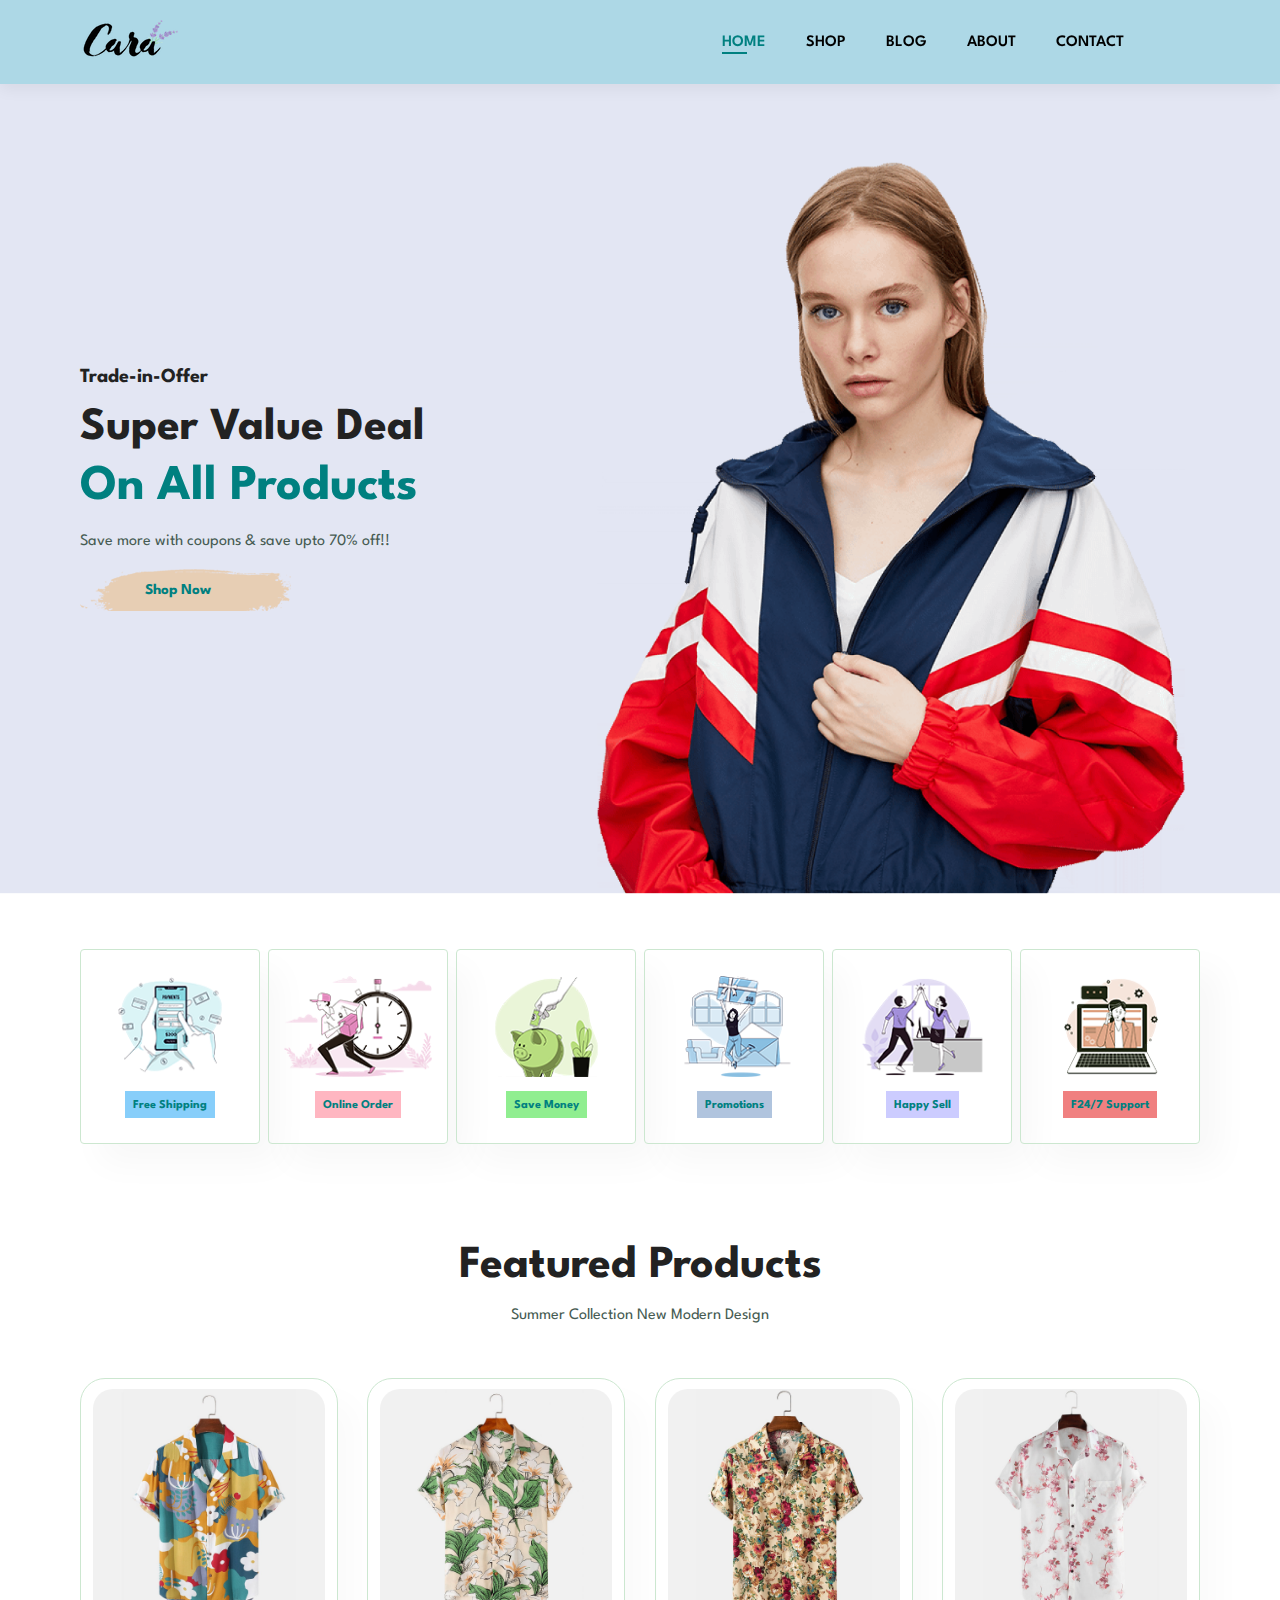
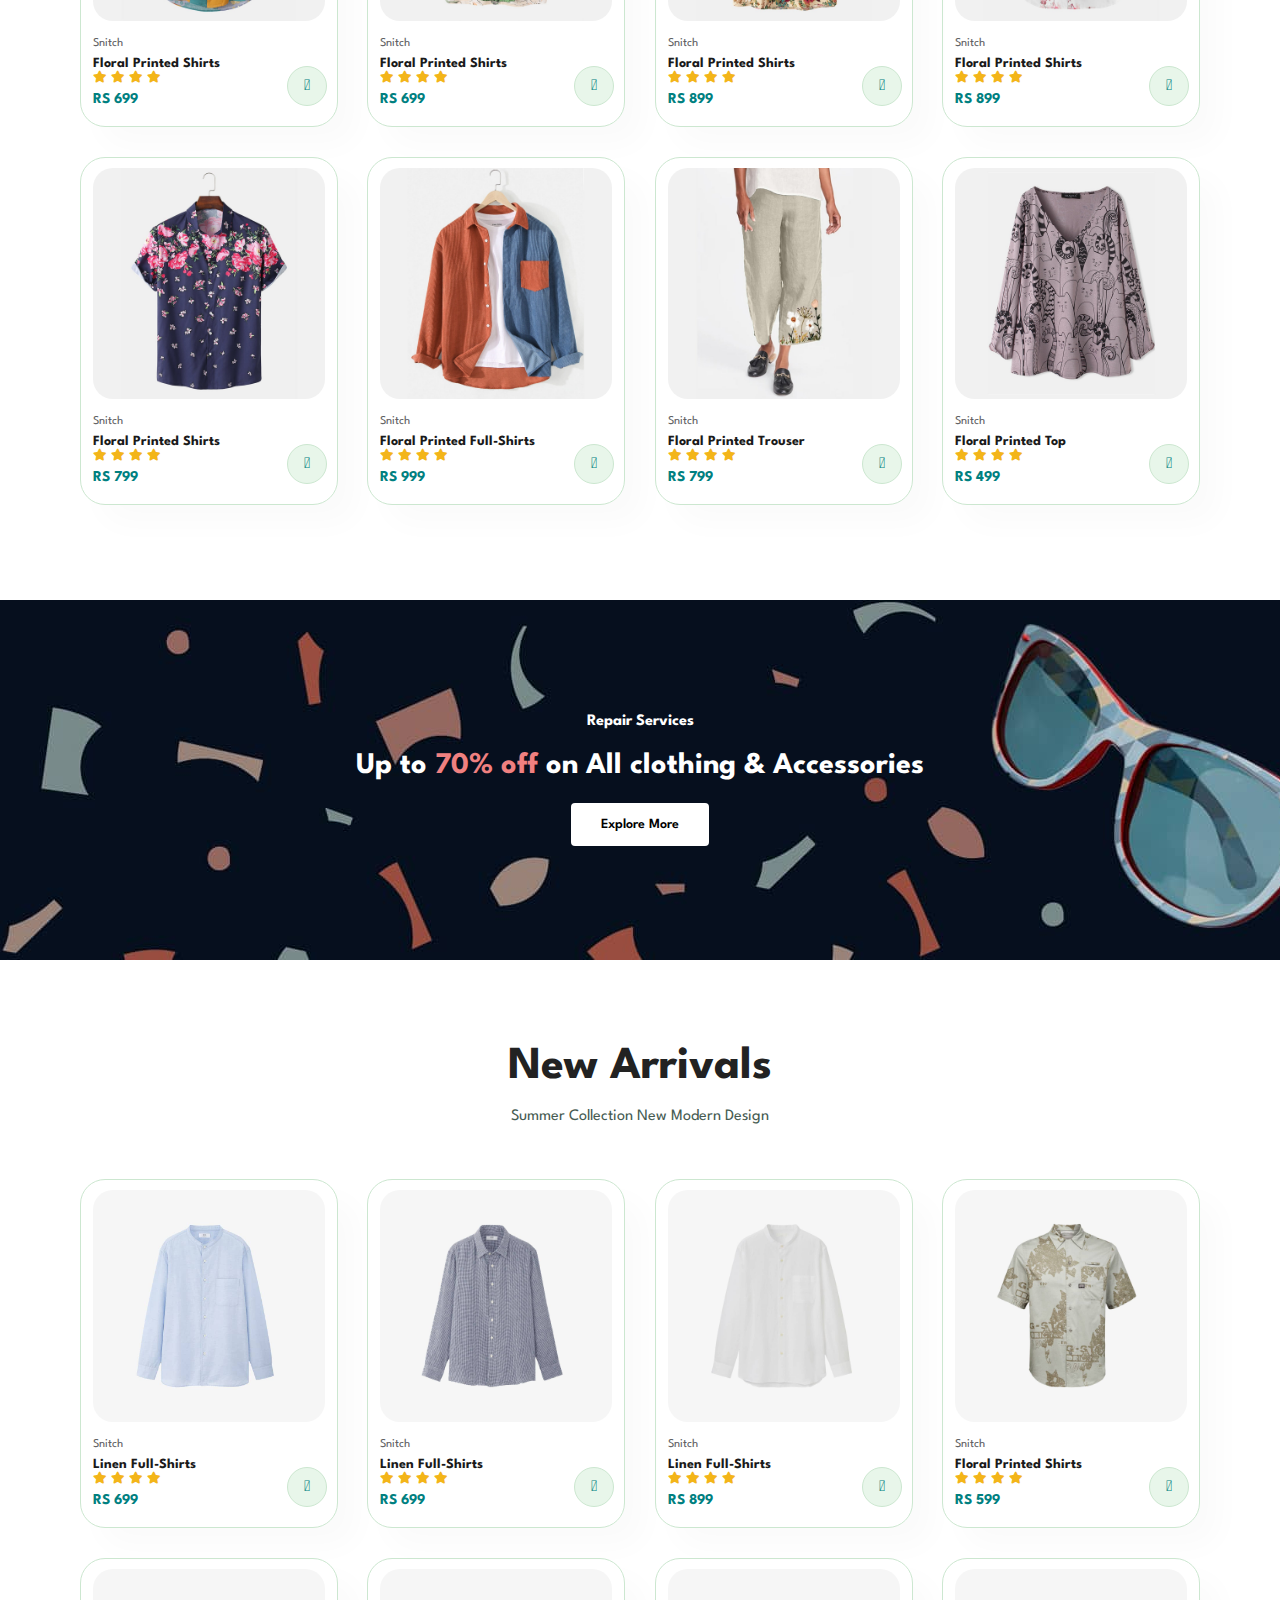
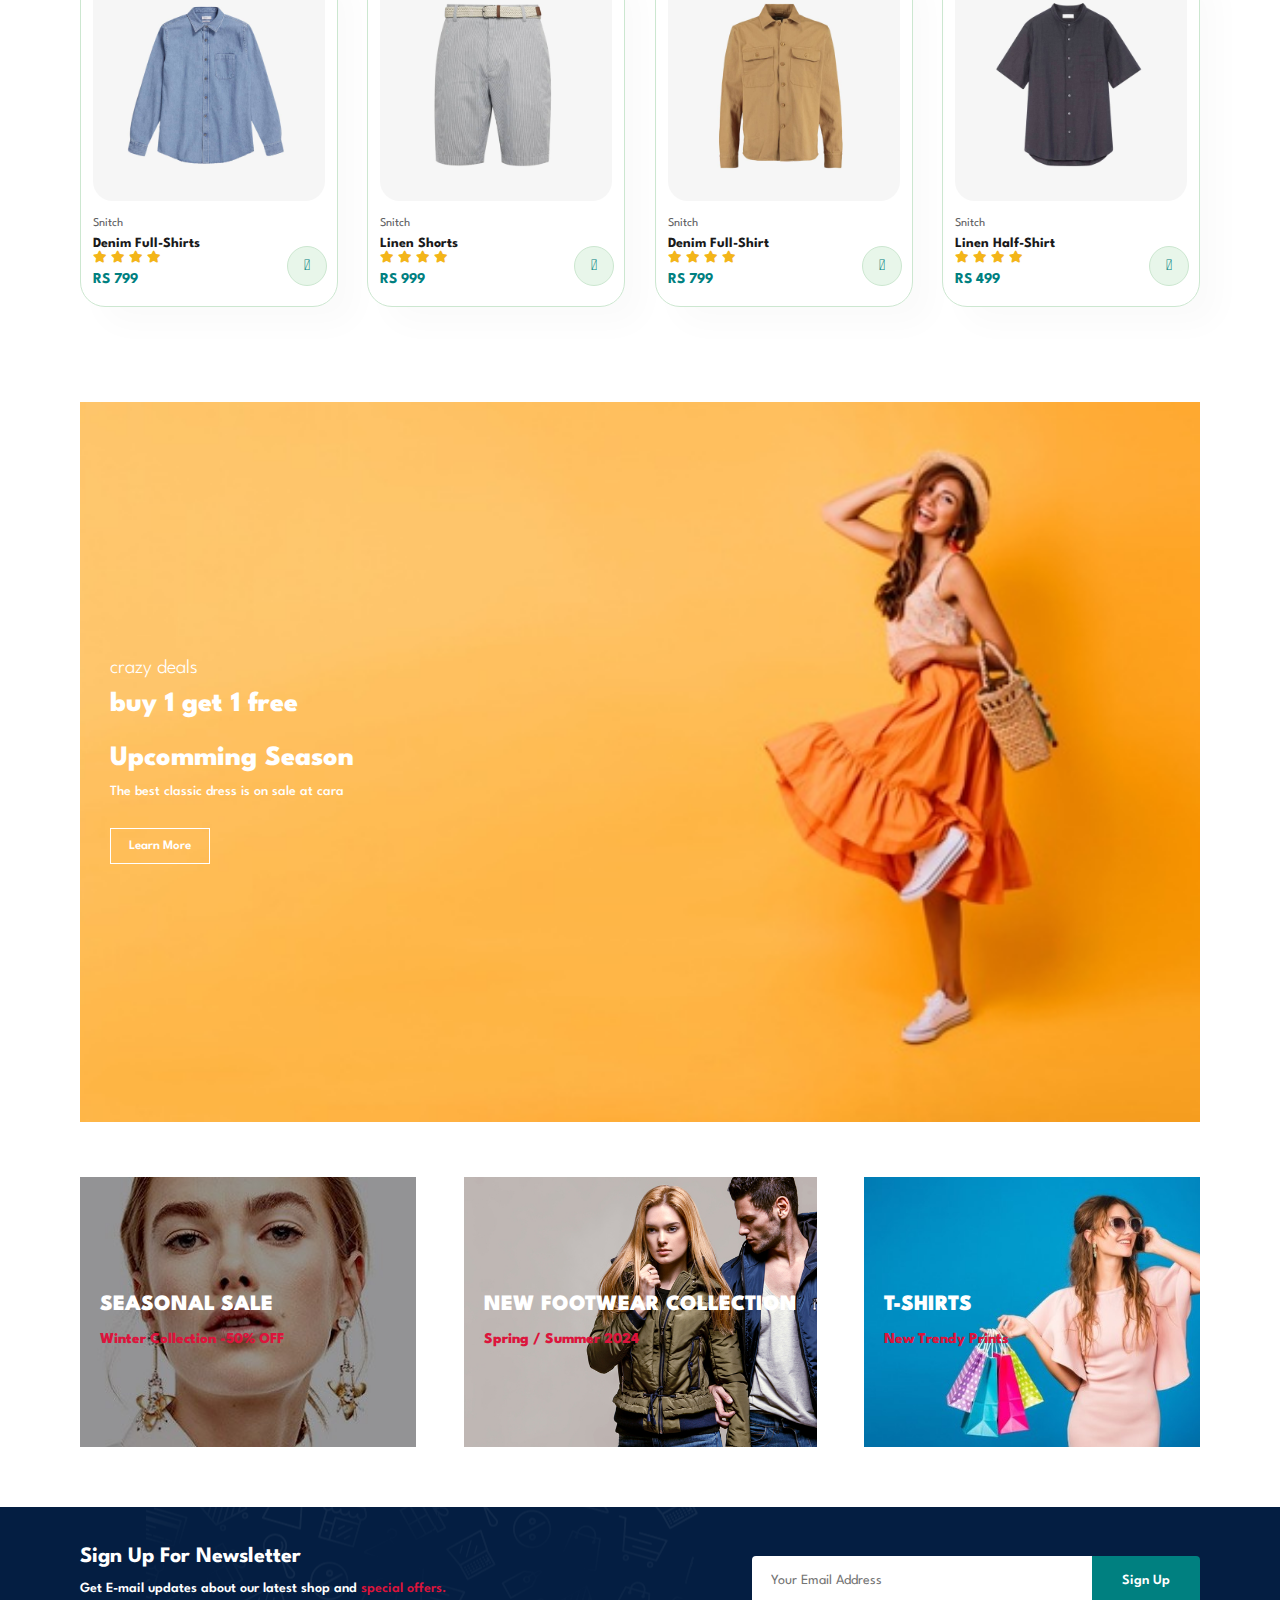
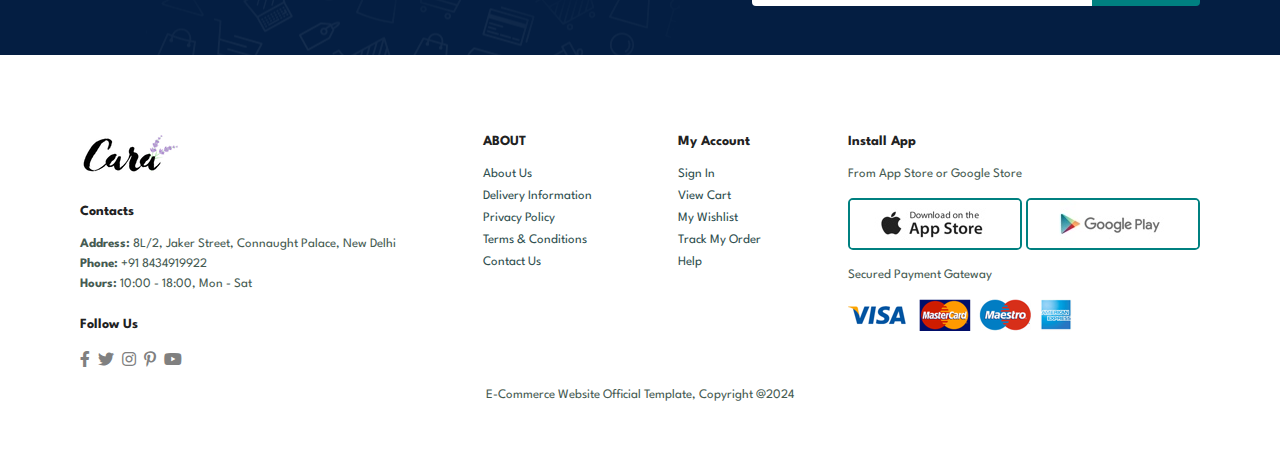
<file: E-Commerce 1/index.html>
<!DOCTYPE html>
<html lang="en">
  <head>
    <meta charset="UTF-8" />
    <meta http-equiv="X-UA-Compatible" content="IE=edge" />
    <meta name="viewport" content="width=device-width, initial-scale=1.0" />
    <title>E-Commerce Website</title>
    <link rel="icon" type="image/x-icon" href="img/about/f1.jpg">
    <link
      rel="stylesheet"
      href="https://pro.fontawesome.com/releases/v5.10.0/css/all.css"
    />
    <link rel="stylesheet" href="style.css" />
  </head>

  <body>
    <section id="header">
      <a href="#"><img src="img/logo.png" class="logo" alt="" /></a>

      <div>
        <ul id="navbar">
          <li><a class="active" href="index.html">HOME</a></li>
          <li><a href="shop.html">SHOP</a></li>
          <li><a href="blog.html">BLOG</a></li>
          <li><a href="about.html">ABOUT</a></li>
          <li><a href="contact.html">CONTACT</a></li>
          <li id="lg-bag">
            <a href="cart.html"><i class="far fa-shopping-bag"></i></a>
          </li>
          <a href="#" id="close"><i class="far fa-times"></i></a>
        </ul>
      </div>
      <div id="mobile">
        <a href="cart.html"><i class="far fa-shopping-bag"></i></a>
        <i id="bar" class="fas-fa-outdent"></i>
      </div>
    </section>

    <section id="hero">
      <h4>Trade-in-Offer</h4>
      <h2>Super Value Deal</h2>
      <h1>On All Products</h1>
      <p>Save more with coupons & save upto 70% off!!</p>
      <button>Shop Now</button>
    </section>

    <section id="feature" class="section-p1">
      <div class="fe-box">
        <img src="img/features/f1.png" alt="" />
        <h6>Free Shipping</h6>
      </div>
      <div class="fe-box">
        <img src="img/features/f2.png" alt="" />
        <h6>Online Order</h6>
      </div>
      <div class="fe-box">
        <img src="img/features/f3.png" alt="" />
        <h6>Save Money</h6>
      </div>
      <div class="fe-box">
        <img src="img/features/f4.png" alt="" />
        <h6>Promotions</h6>
      </div>
      <div class="fe-box">
        <img src="img/features/f5.png" alt="" />
        <h6>Happy Sell</h6>
      </div>
      <div class="fe-box">
        <img src="img/features/f6.png" alt="" />
        <h6>F24/7 Support</h6>
      </div>
    </section>

    <section id="product1" class="section-p1">
      <h2>Featured Products</h2>
      <p>Summer Collection New Modern Design</p>
      <div class="pro-container">
        <div class="pro">
          <img src="img/products/f1.jpg" alt="" />
          <div class="des">
            <span>Snitch</span>
            <h5>Floral Printed Shirts</h5>
            <div class="star">
              <i class="fas fa-star"></i>
              <i class="fas fa-star"></i>
              <i class="fas fa-star"></i>
              <i class="fas fa-star"></i>
            </div>
            <h4>RS 699</h4>
          </div>
          <a href="#"><i class="fal fa-shopping-cart cart"></i></a>
        </div>

        <div class="pro">
          <img src="img/products/f2.jpg" alt="" />
          <div class="des">
            <span>Snitch</span>
            <h5>Floral Printed Shirts</h5>
            <div class="star">
              <i class="fas fa-star"></i>
              <i class="fas fa-star"></i>
              <i class="fas fa-star"></i>
              <i class="fas fa-star"></i>
            </div>
            <h4>RS 699</h4>
          </div>
          <a href="#"><i class="fal fa-shopping-cart cart"></i></a>
        </div>

        <div class="pro">
          <img src="img/products/f3.jpg" alt="" />
          <div class="des">
            <span>Snitch</span>
            <h5>Floral Printed Shirts</h5>
            <div class="star">
              <i class="fas fa-star"></i>
              <i class="fas fa-star"></i>
              <i class="fas fa-star"></i>
              <i class="fas fa-star"></i>
            </div>
            <h4>RS 899</h4>
          </div>
          <a href="#"><i class="fal fa-shopping-cart cart"></i></a>
        </div>

        <div class="pro">
          <img src="img/products/f4.jpg" alt="" />
          <div class="des">
            <span>Snitch</span>
            <h5>Floral Printed Shirts</h5>
            <div class="star">
              <i class="fas fa-star"></i>
              <i class="fas fa-star"></i>
              <i class="fas fa-star"></i>
              <i class="fas fa-star"></i>
            </div>
            <h4>RS 899</h4>
          </div>
          <a href="#"><i class="fal fa-shopping-cart cart"></i></a>
        </div>

        <div class="pro">
          <img src="img/products/f5.jpg" alt="" />
          <div class="des">
            <span>Snitch</span>
            <h5>Floral Printed Shirts</h5>
            <div class="star">
              <i class="fas fa-star"></i>
              <i class="fas fa-star"></i>
              <i class="fas fa-star"></i>
              <i class="fas fa-star"></i>
            </div>
            <h4>RS 799</h4>
          </div>
          <a href="#"><i class="fal fa-shopping-cart cart"></i></a>
        </div>

        <div class="pro">
          <img src="img/products/f6.jpg" alt="" />
          <div class="des">
            <span>Snitch</span>
            <h5>Floral Printed Full-Shirts</h5>
            <div class="star">
              <i class="fas fa-star"></i>
              <i class="fas fa-star"></i>
              <i class="fas fa-star"></i>
              <i class="fas fa-star"></i>
            </div>
            <h4>RS 999</h4>
          </div>
          <a href="#"><i class="fal fa-shopping-cart cart"></i></a>
        </div>

        <div class="pro">
          <img src="img/products/f7.jpg" alt="" />
          <div class="des">
            <span>Snitch</span>
            <h5>Floral Printed Trouser</h5>
            <div class="star">
              <i class="fas fa-star"></i>
              <i class="fas fa-star"></i>
              <i class="fas fa-star"></i>
              <i class="fas fa-star"></i>
            </div>
            <h4>RS 799</h4>
          </div>
          <a href="#"><i class="fal fa-shopping-cart cart"></i></a>
        </div>

        <div class="pro">
          <img src="img/products/f8.jpg" alt="" />
          <div class="des">
            <span>Snitch</span>
            <h5>Floral Printed Top</h5>
            <div class="star">
              <i class="fas fa-star"></i>
              <i class="fas fa-star"></i>
              <i class="fas fa-star"></i>
              <i class="fas fa-star"></i>
            </div>
            <h4>RS 499</h4>
          </div>
          <a href="#"><i class="fal fa-shopping-cart cart"></i></a>
        </div>
      </div>
    </section>

    <section id="banner" class="section-m1">
      <h4>Repair Services</h4>
      <h2>Up to <span>70% off</span> on All clothing & Accessories</h2>
      <button class="normal">Explore More</button>
    </section>

    <section id="product1" class="section-p1">
      <h2>New Arrivals</h2>
      <p>Summer Collection New Modern Design</p>
      <div class="pro-container">
        <div class="pro">
          <img src="img/products/n1.jpg" alt="" />
          <div class="des">
            <span>Snitch</span>
            <h5>Linen Full-Shirts</h5>
            <div class="star">
              <i class="fas fa-star"></i>
              <i class="fas fa-star"></i>
              <i class="fas fa-star"></i>
              <i class="fas fa-star"></i>
            </div>
            <h4>RS 699</h4>
          </div>
          <a href="#"><i class="fal fa-shopping-cart cart"></i></a>
        </div>

        <div class="pro">
          <img src="img/products/n2.jpg" alt="" />
          <div class="des">
            <span>Snitch</span>
            <h5>Linen Full-Shirts</h5>
            <div class="star">
              <i class="fas fa-star"></i>
              <i class="fas fa-star"></i>
              <i class="fas fa-star"></i>
              <i class="fas fa-star"></i>
            </div>
            <h4>RS 699</h4>
          </div>
          <a href="#"><i class="fal fa-shopping-cart cart"></i></a>
        </div>

        <div class="pro">
          <img src="img/products/n3.jpg" alt="" />
          <div class="des">
            <span>Snitch</span>
            <h5>Linen Full-Shirts</h5>
            <div class="star">
              <i class="fas fa-star"></i>
              <i class="fas fa-star"></i>
              <i class="fas fa-star"></i>
              <i class="fas fa-star"></i>
            </div>
            <h4>RS 899</h4>
          </div>
          <a href="#"><i class="fal fa-shopping-cart cart"></i></a>
        </div>

        <div class="pro">
          <img src="img/products/n4.jpg" alt="" />
          <div class="des">
            <span>Snitch</span>
            <h5>Floral Printed Shirts</h5>
            <div class="star">
              <i class="fas fa-star"></i>
              <i class="fas fa-star"></i>
              <i class="fas fa-star"></i>
              <i class="fas fa-star"></i>
            </div>
            <h4>RS 599</h4>
          </div>
          <a href="#"><i class="fal fa-shopping-cart cart"></i></a>
        </div>

        <div class="pro">
          <img src="img/products/n5.jpg" alt="" />
          <div class="des">
            <span>Snitch</span>
            <h5>Denim Full-Shirts</h5>
            <div class="star">
              <i class="fas fa-star"></i>
              <i class="fas fa-star"></i>
              <i class="fas fa-star"></i>
              <i class="fas fa-star"></i>
            </div>
            <h4>RS 799</h4>
          </div>
          <a href="#"><i class="fal fa-shopping-cart cart"></i></a>
        </div>

        <div class="pro">
          <img src="img/products/n6.jpg" alt="" />
          <div class="des">
            <span>Snitch</span>
            <h5>Linen Shorts</h5>
            <div class="star">
              <i class="fas fa-star"></i>
              <i class="fas fa-star"></i>
              <i class="fas fa-star"></i>
              <i class="fas fa-star"></i>
            </div>
            <h4>RS 999</h4>
          </div>
          <a href="#"><i class="fal fa-shopping-cart cart"></i></a>
        </div>

        <div class="pro">
          <img src="img/products/n7.jpg" alt="" />
          <div class="des">
            <span>Snitch</span>
            <h5>Denim Full-Shirt</h5>
            <div class="star">
              <i class="fas fa-star"></i>
              <i class="fas fa-star"></i>
              <i class="fas fa-star"></i>
              <i class="fas fa-star"></i>
            </div>
            <h4>RS 799</h4>
          </div>
          <a href="#"><i class="fal fa-shopping-cart cart"></i></a>
        </div>

        <div class="pro">
          <img src="img/products/n8.jpg" alt="" />
          <div class="des">
            <span>Snitch</span>
            <h5>Linen Half-Shirt</h5>
            <div class="star">
              <i class="fas fa-star"></i>
              <i class="fas fa-star"></i>
              <i class="fas fa-star"></i>
              <i class="fas fa-star"></i>
            </div>
            <h4>RS 499</h4>
          </div>
          <a href="#"><i class="fal fa-shopping-cart cart"></i></a>
        </div>
      </div>
    </section>

    <section id="sm-banner" class="section-p1">
      <div class="banner-box">
        <h4>crazy deals</h4>
        <h2>buy 1 get 1 free</h2>
        <h2>Upcomming Season</h2>
        <span>The best classic dress is on sale at cara</span><br />
        <button class="white">Learn More</button>
      </div>
      <!-- <div class="banner-box">
                <h4>Spring/Summer</h4>
                <h2>Upcomming Season</h2>
                <span>The best quality dress is on sale on cara</span>
                <button class="white">Collections</button>
            </div> -->
        
    </section>

    <section id="banner3">
      <div class="banner-box">
        <h2>SEASONAL SALE</h2>
        <h3>Winter Collection -50% OFF</h3>
      </div>
      <div class="banner-box banner-box2">
        <h2>NEW FOOTWEAR COLLECTION</h2>
        <h3>Spring / Summer 2024</h3>
      </div>
      <div class="banner-box banner-box3">
        <h2>T-SHIRTS</h2>
        <h3>New Trendy Prints</h3>
      </div>
    </section>

    <section id="newsletter" class="section-p1 section-m1">
      <div class="newstext">
        <h4>Sign Up For Newsletter</h4>
        <p>
          Get E-mail updates about our latest shop and
          <span>special offers.</span>
        </p>
      </div>
      <div class="form">
        <input type="text" placeholder="Your Email Address" />
        <button class="normal">Sign Up</button>
      </div>
    </section>

    <footer class="section-p1">
      <div class="col">
        <img class="logo" src="img/logo.png" alt="" />
        <h4>Contacts</h4>
        <p>
          <strong>Address: </strong>8L/2, Jaker Street, Connaught Palace, New
          Delhi
        </p>
        <p><strong>Phone: </strong>+91 8434919922</p>
        <p><strong>Hours: </strong>10:00 - 18:00, Mon - Sat</p>
        <div class="follow">
          <h4>Follow Us</h4>
          <div class="icon">
            <i class="fab fa-facebook-f"></i>
            <i class="fab fa-twitter"></i>
            <i class="fab fa-instagram"></i>
            <i class="fab fa-pinterest-p"></i>
            <i class="fab fa-youtube"></i>
          </div>
        </div>
      </div>

      <div class="col">
        <h4>ABOUT</h4>
        <a href="#">About Us</a>
        <a href="#">Delivery Information</a>
        <a href="#">Privacy Policy</a>
        <a href="#">Terms & Conditions</a>
        <a href="#">Contact Us</a>
      </div>

      <div class="col">
        <h4>My Account</h4>
        <a href="#">Sign In</a>
        <a href="#">View Cart</a>
        <a href="#">My Wishlist</a>
        <a href="#">Track My Order</a>
        <a href="#">Help</a>
      </div>

      <div class="col install">
        <h4>Install App</h4>
        <p>From App Store or Google Store</p>
        <div class="row">
          <img src="img/pay/app.jpg" alt="" />
          <img src="img/pay/play.jpg" alt="" />
        </div>
        <p>Secured Payment Gateway</p>
        <img src="img/pay/pay.png" alt="" />
      </div>
      <div class="copyright">
        <p>E-Commerce Website Official Template, Copyright @2024</p>
      </div>
    </footer>

    <script src="script.js"></script>
  </body>
</html>
</file>
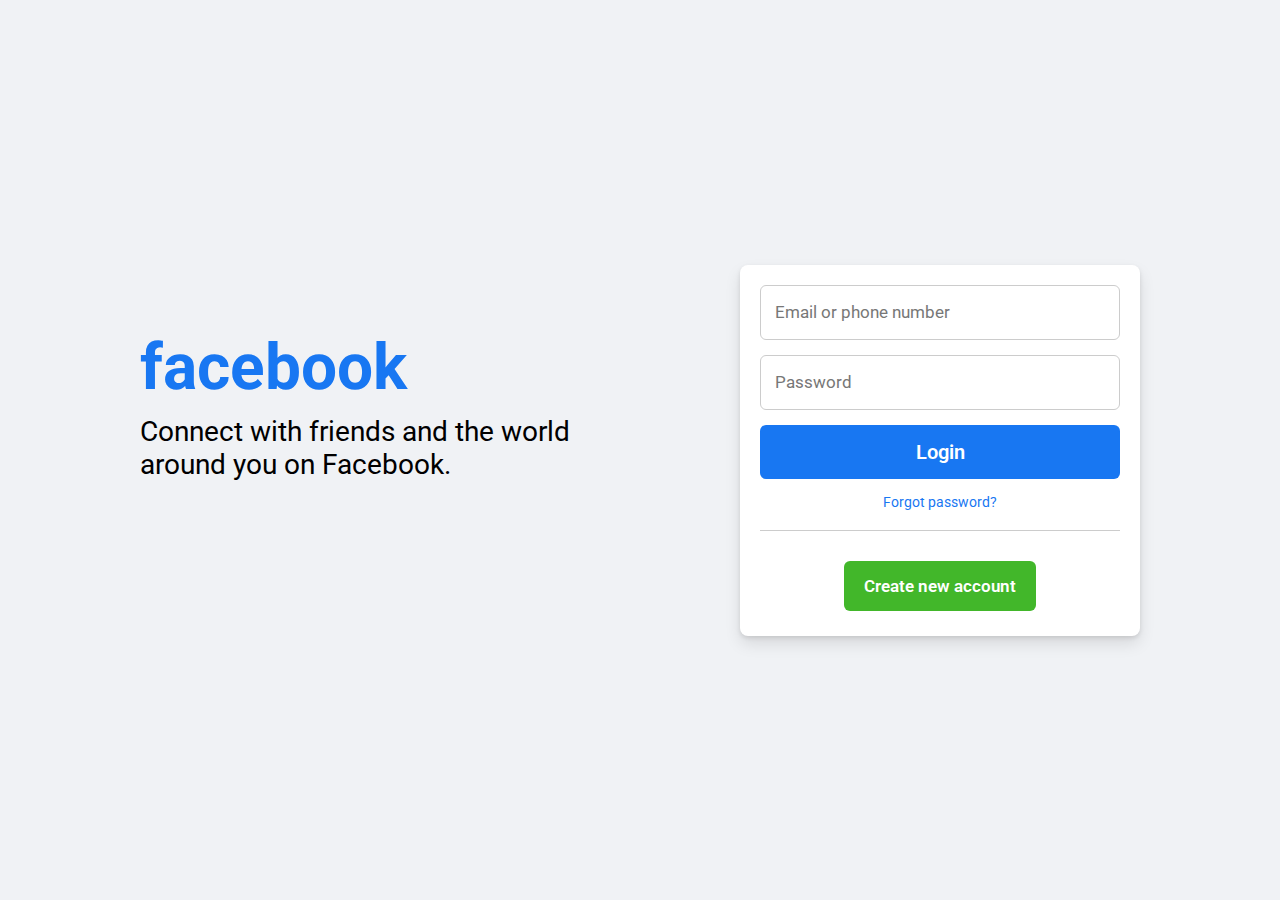
<file: FB login page/index.html>
<!DOCTYPE html>
<!-- Coding By CodingNepal - www.codingnepalweb.com -->
<html lang="en">
  <head>
    <meta charset="UTF-8">
    <meta name="viewport" content="width=device-width, initial-scale=1.0">
    <title>Facebook Login Page | CodingNepal</title>
    <link rel="stylesheet" href="style.css">
  </head>
  <body>
    <div class="container flex">
      <div class="facebook-page flex">
        <div class="text">
          <h1>facebook</h1>
          <p>Connect with friends and the world </p>
          <p> around you on Facebook.</p>
        </div>
        <form action="#">
          <input type="email" placeholder="Email or phone number" required>
          <input type="password" placeholder="Password" required>
          <div class="link">
            <button type="submit" class="login">Login</button>
            <a href="#" class="forgot">Forgot password?</a>
          </div>
          <hr>
          <div class="button">
            <a href="#">Create new account</a>
          </div>
        </form>
      </div>
    </div>
  </body>
</html>
</file>
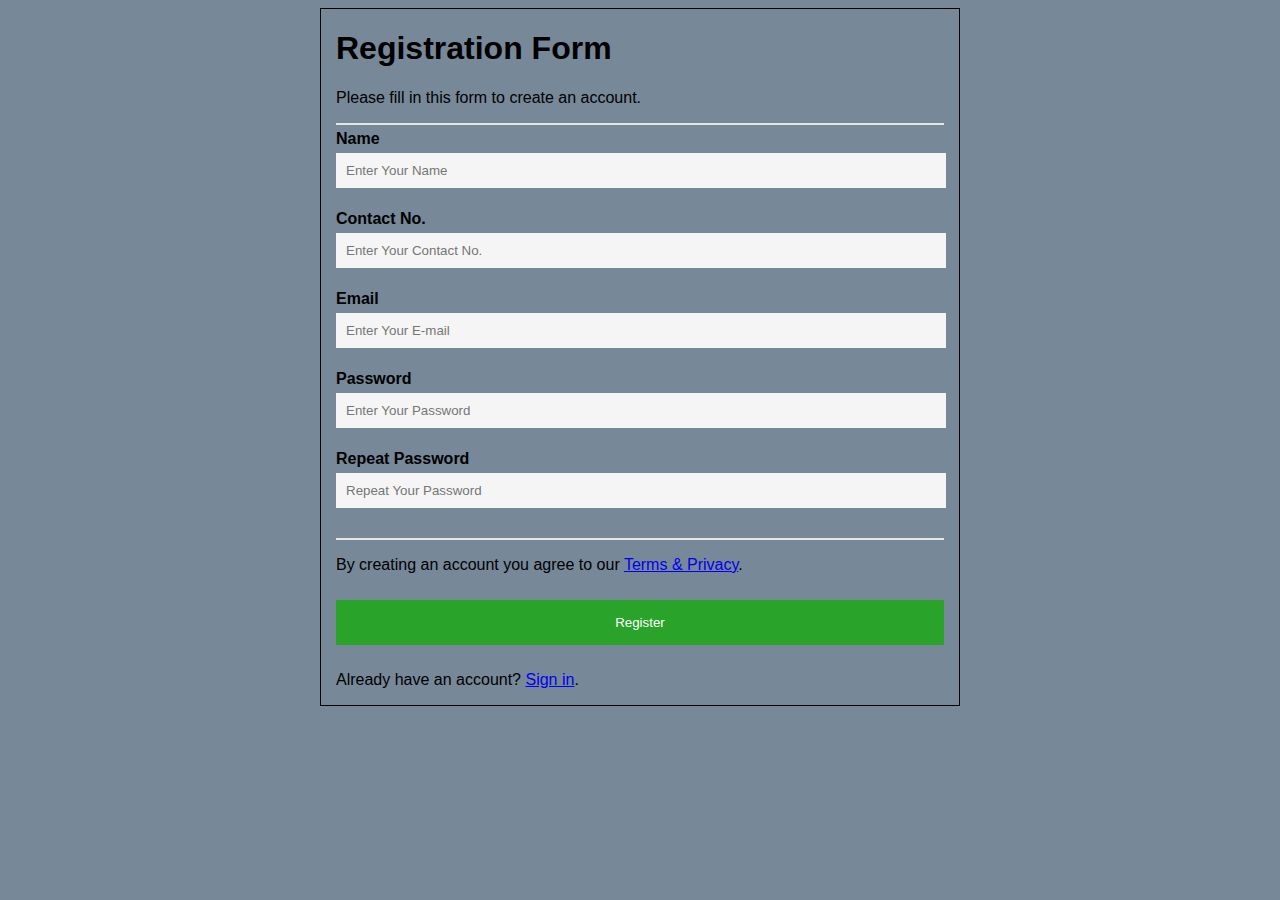
<file: Registration Form/index.html>
<!DOCTYPE html>
<html>
<head>
	<title>Registration Form</title>
	<link rel="icon" type="image/x-icon" href="F1.jpg">
<style>
	body 
		{
		font-family: Arial, Helvetica, sans-serif;
		margin-left:25%;
		margin-right:25%;
		border: 1px solid #000000;
		margin-bottom: 5px;
		padding: 0px 15px 0 15px;
        background-color:lightslategray;
		}
	input[type=text], input[type=password] 
		{
		width: 97%;
		padding: 10px;
		margin: 5px 0 22px 0;
		display: inline-block;
		border: none;
		background: #F5F5F5;
		}
	hr 
		{
		border: 1px solid #e6e6e6;
		margin-bottom: 5px;
		}
	.registerbutton
		{
		background-color: #29a329;
		color: white;
		padding: 15px 20px;
		margin: 10px 0px;
		border: none;
		cursor: pointer;
		width: 100%;
		text:bold;
		}
	

</style>
</head>
<body>
	<form action="action.php">
		<h1>Registration Form</h1>
		<p>Please fill in this form to create an account.</p>
		<hr>
		
		<label for="name"><b>Name</b></label>
		<input type="text" placeholder="Enter Your Name" name="name" required><br>
		
		<label for="number"><b>Contact No.</b></label>
		<input type="text" placeholder="Enter Your Contact No." name="number" required><br>
		
		<label for="email"><b>Email</b></label> 
		<input type="text" placeholder="Enter Your E-mail" name="email" required><br>

		<label for="pwd"><b>Password</b></label>
		<input type="password" placeholder="Enter Your Password" name="psw" required><br>

		<label for="psw-repeat"><b>Repeat Password</b></label>
		<input type="password" placeholder="Repeat Your Password" name="psw-repeat" required><br>
		<hr>
		<p>By creating an account you agree to our <a href="#">Terms & Privacy</a>.</p>

		<button type="submit" class="registerbutton">Register</button>
		
  
		
		<p>Already have an account? <a href="#">Sign in</a>.</p>
		
	</form>


</body>
</html>
</file>
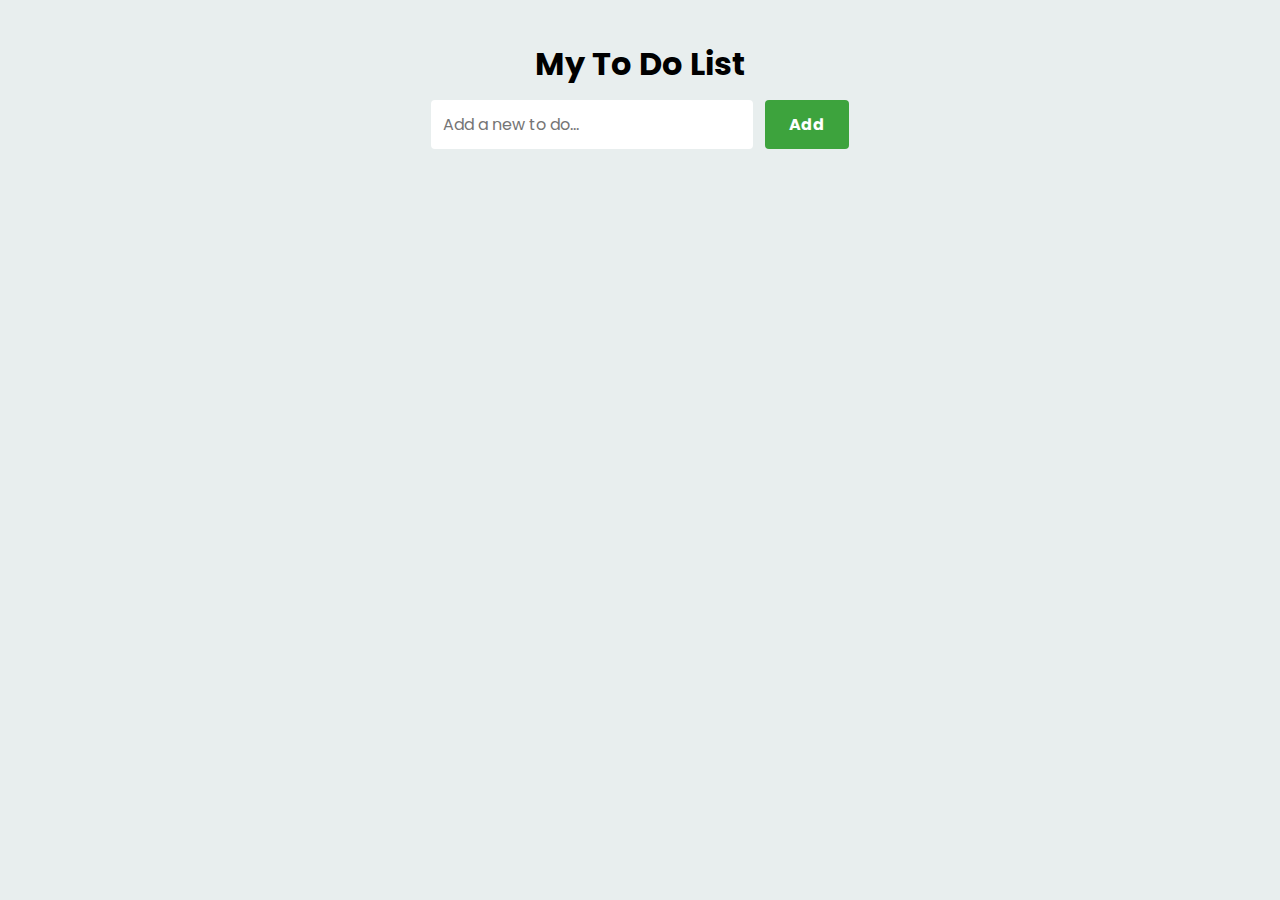
<file: To Do List/index.html>
<!DOCTYPE html>
<html lang="en">
<head>
    <meta charset="UTF-8">
    <meta http-equiv="X-UA-Compatible" content="IE=edge">
    <meta name="viewport" content="width=device-width, initial-scale=1.0">
    <link rel="stylesheet" href="style.css">
    <title>To Do List </title>
    <link rel="icon" type="image/x-icon" href="TDF1.jpeg">
</head>
<body>
    <div class="container">
        <div class="input-container">
            <h1>My To Do List</h1>
            <input type="text" placeholder="Add a new to do..." id="inputBox">
            <input type="button" value="Add" id="addBtn">
        </div>

        <ul class="todoList" id="todoList">
            <!-- <li><p>Task1</p></li>
            <li>Task2</li>
            <li>Task3</li> -->
        </ul>
    </div>

    <script src="script.js"></script>
</body>
</html>
</file>
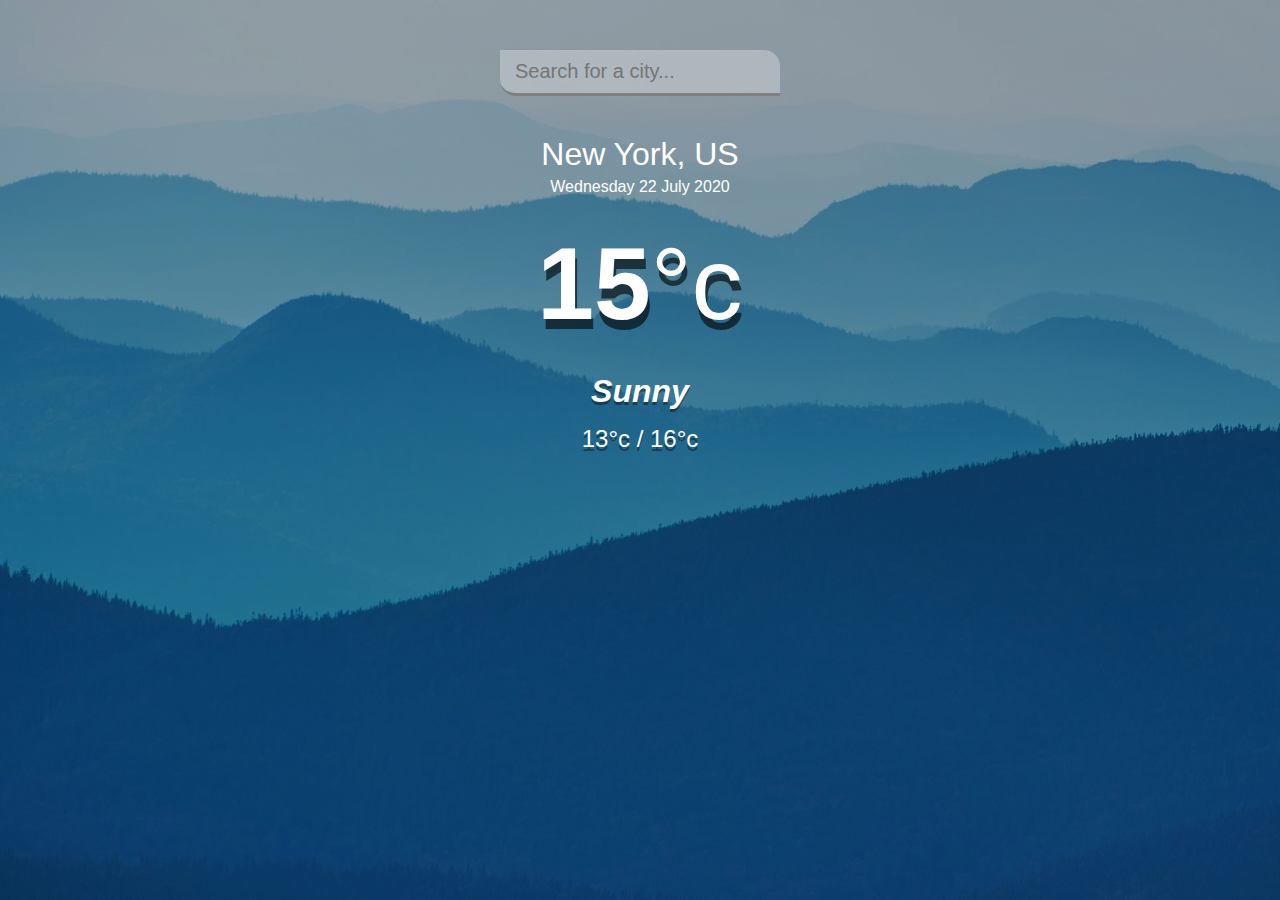
<file: Weather App/index.html>
<!DOCTYPE html>
<html lang="en">
<head>
  <meta charset="UTF-8">
  <meta name="viewport" content="width=device-width, initial-scale=1.0">
  <title>Weather App</title>
  <link rel="icon" type="image/x-icon" href="WF1.png">
  <link rel="stylesheet" href="main.css" />
</head>
<body>
  <div class="app-wrap">
    <header>
      <input type="text" autocomplete="off" class="search-box" placeholder="Search for a city..." />
    </header>
    <main>
      <section class="location">
        <div class="city">New York, US</div>
        <div class="date">Wednesday 22 July 2020</div>
      </section>
      <div class="current">
        <div class="temp">15<span>°c</span></div>
        <div class="weather">Sunny</div>
        <div class="hi-low">13°c / 16°c</div>
      </div>
    </main>
  </div>
  <script src="main.js"></script>
</body>
</html>
</file>
<file: E-Commerce 1/style.css>
@import url("https://fonts.googleapis.com/css2?family=Spartan:wght@100;200;300;400;500;600;700;800;900&display=swap");
* {
  margin: 0;
  padding: 0;
  box-sizing: border-box;
  font-family: "Spartan", sans-serif;
}

html {
  scroll-behavior: smooth;
}

/* Global Styles */

h1 {
  font-size: 50px;
  line-height: 64px;
  color: #222;
}

h2 {
  font-size: 46px;
  line-height: 54px;
  color: #222;
}

h4 {
  font-size: 20px;
  color: #222;
}

h6 {
  font-weight: 700;
  font-size: 12px;
}

p {
  font-size: 16px;
  color: #465b52;
  margin: 15px 0 20px 0;
}

.section-p1 {
  padding: 40px 80px;
}

.section-m1 {
  margin: 40px 0;
}

button.normal {
  font-size: 14px;
  font-weight: 600;
  padding: 15px 30px;
  color: black;
  background-color: white;
  border-radius: 4px;
  cursor: pointer;
  border: none;
  outline: none;
  transition: 0.2s;
}

button.white {
  font-size: 13px;
  font-weight: 600;
  padding: 11px 18px;
  color: white;
  background-color: transparent;
  cursor: pointer;
  border: 1px solid white;
  outline: none;
  transition: 0.2s;
}

body {
  width: 100%;
}

/*  .....................................................................................................  */

/* HEADER START */

#header {
  display: flex;
  align-items: center;
  justify-content: space-between;
  padding: 20px 80px;
  background: lightblue;
  box-shadow: 0 5px 15px rgba(0, 0, 0, 0.06);
  z-index: 999;
  position: sticky;
  top: 0;
  left: 0;
}

#navbar {
  display: flex;
  align-items: center;
  justify-content: center;
}

#navbar li {
  list-style: none;
  padding: 0 20px;
  position: relative;
}

#navbar li a {
  text-decoration: none;
  font-size: 16px;
  font-weight: 600;
  color: black;
  transition: 0.3s ease;
}
#navbar li a:hover,
#navbar li a.active {
  color: teal;
}

#navbar li a.active::after,
#navbar li a:hover::after {
  content: "";
  width: 30%;
  height: 2px;
  background: teal;
  position: absolute;
  bottom: -4px;
  left: 20px;
}

#mobile {
  display: none;
  align-items: center;
}

#close {
  display: none;
}

/*  .....................................................................................................  */

/* HOME PAGE */

#hero {
  background-image: url(img/hero4.png);
  height: 90vh;
  width: 100%;
  background-size: cover;
  background-position: top 25% right 0;
  padding: 0 80px;
  display: flex;
  flex-direction: column;
  align-items: flex-start;
  justify-content: center;
}

#hero h4 {
  padding-bottom: 15px;
}

#hero h1 {
  color: teal;
}

#hero button {
  background-image: url(img/button.png);
  background-color: transparent;
  color: teal;
  border: 0;
  padding: 14px 80px 14px 65px;
  background-repeat: no-repeat;
  cursor: pointer;
  font-weight: 700;
  font-size: 15px;
}

#feature {
  display: flex;
  align-items: center;
  justify-content: space-between;
  flex-wrap: wrap;
}

#feature .fe-box {
  width: 180px;
  text-align: center;
  padding: 25px 15px;
  box-shadow: 20px 20px 34px rgba(0, 0, 0, 0.03);
  border: 1px solid #cce7d0;
  border-radius: 4px;
  margin: 15px 0;
}

#feature .fe-box:hover {
  box-shadow: 10px 10px 54px rgba(70, 62, 221, 0.1);
}

#feature .fe-box img {
  width: 100%;
  margin-bottom: 10px;
}

#feature .fe-box h6 {
  display: inline-block;
  padding: 9px 8px 6px 8px;
  line-height: 1;
  color: teal;
  background-color: lightskyblue;
}

#feature .fe-box:nth-child(2) h6 {
  background-color: lightpink;
}

#feature .fe-box:nth-child(3) h6 {
  background-color: lightgreen;
}

#feature .fe-box:nth-child(4) h6 {
  background-color: lightsteelblue;
}

#feature .fe-box:nth-child(5) h6 {
  background-color: #ccccff;
}

#feature .fe-box:nth-child(6) h6 {
  background-color: lightcoral;
}

#product1 {
  text-align: center;
}

#product1 .pro-container {
  display: flex;
  justify-content: space-between;
  padding-top: 20px;
  flex-wrap: wrap;
}

#product1 .pro {
  width: 23%;
  min-width: 250px;
  padding: 10px 12px;
  border: 1px solid #cce7d0;
  border-radius: 25px;
  cursor: pointer;
  box-shadow: 20px 20px 30px rgba(0, 0, 0, 0.02);
  margin: 15px 0;
  transition: 0.2s ease;
  position: relative;
}

#product1 .pro:hover {
  box-shadow: 20px 20px 30px rgba(0, 0, 0, 0.1);
}

#product1 .pro img {
  width: 100%;
  border-radius: 20px;
}

#product1 .pro .des {
  text-align: start;
  padding: 10px 0;
}

#product1 .pro .des span {
  color: #606063;
  font-size: 12px;
}

#product1 .pro .des h5 {
  padding-top: 7px;
  color: #1a1a1a;
  font-size: 14px;
}

#product1 .pro .des i {
  font-size: 12px;
  color: rgb(243, 181, 25);
}

#product1 .pro .des h4 {
  padding-top: 7px;
  font-size: 15px;
  font-weight: 700;
  color: teal;
}

#product1 .pro .cart {
  width: 40px;
  height: 40px;
  line-height: 40px;
  border-radius: 50px;
  background-color: #e8f6ea;
  font-weight: 500;
  color: teal;
  border: 1px solid #cce7d0;
  position: absolute;
  bottom: 20px;
  right: 10px;
}

#banner {
  display: flex;
  flex-direction: column;
  justify-content: center;
  align-items: center;
  text-align: center;
  background-image: url(img/banner/b2.jpg);
  width: 100%;
  height: 40vh;
  background-size: cover;
  background-position: center;
}

#banner h4 {
  color: white;
  font-size: 16px;
}

#banner h2 {
  color: white;
  font-size: 30px;
  padding: 10px 0;
}

#banner h2 span {
  color: lightcoral;
}

#banner button:hover {
  background-color: teal;
  color: white;
}

#sm-banner {
  display: flex;
  justify-content: space-between;
  flex-wrap: wrap;
}

#sm-banner .banner-box {
  display: flex;
  flex-direction: column;
  justify-content: center;
  align-items: flex-start;
  background-image: url("img/banner/b17.jpg");
  width: 100%;
  height: 80vh;
  background-size: cover;
  background-position: center;
  padding: 30px;
}

/* #sm-banner .banner-box2{
  background-image: url(img/banner/b10.jpg);
} */

#sm-banner h4 {
  color: white;
  font-size: 20px;
  font-weight: 300;
}

#sm-banner h2 {
  color: white;
  font-size: 28px;
  font-weight: 800;
}

#sm-banner span {
  color: white;
  font-size: 14px;
  font-weight: 500;
  padding-bottom: 15px;
}

#sm-banner .banner-box:hover button {
  background: teal;
  border: 1px solid teal;
}

#banner3 {
  display: flex;
  justify-content: space-between;
  flex-wrap: wrap;
  padding: 0 80px;
}

#banner3 .banner-box {
  display: flex;
  flex-direction: column;
  justify-content: center;
  align-items: flex-start;
  background-image: url(img/banner/b7.jpg);
  min-width: 30%;
  height: 30vh;
  background-size: cover;
  background-position: center;
  padding: 20px;
  margin-bottom: 20px;
}

#banner3 .banner-box2 {
  background-image: url(img/banner/b4.jpg);
}

#banner3 .banner-box3 {
  background-image: url(img/banner/b18.jpg);
}

#banner3 h2 {
  color: white;
  font-weight: 900;
  font-size: 22px;
}

#banner3 h3 {
  color: crimson;
  font-weight: 800;
  font-size: 15px;
}

#newsletter {
  display: flex;
  justify-content: space-between;
  flex-wrap: wrap;
  align-items: center;
  background-image: url(img/banner/b14.png);
  background-repeat: no-repeat;
  background-position: 20% 30%;
  background-color: #041e42;
}

#newsletter h4 {
  font-size: 22px;
  font-weight: 700;
  color: white;
}

#newsletter p {
  font-size: 14px;
  font-weight: 600;
  color: white;
}

#newsletter p span {
  color: crimson;
}

#newsletter .form {
  display: flex;
  width: 40%;
}

#newsletter input {
  height: 3.125rem;
  padding: 0 1.25em;
  font-size: 14px;
  width: 100%;
  border: 1px solid transparent;
  border-radius: 4px;
  outline: none;
  border-top-right-radius: 0;
  border-bottom-right-radius: 0;
}

#newsletter button {
  background-color: teal;
  color: white;
  white-space: nowrap;
  border-top-left-radius: 0;
  border-bottom-left-radius: 0;
}

footer {
  display: flex;
  justify-content: space-between;
  flex-wrap: wrap;
}

footer .col {
  display: flex;
  flex-direction: column;
  align-items: flex-start;
  margin-bottom: 20px;
}

footer .logo {
  margin-bottom: 30px;
}

footer h4 {
  font-size: 14px;
  padding-bottom: 20px;
}

footer p {
  font-size: 13px;
  margin: 0 0 8px 0;
}

footer a {
  font-size: 13px;
  text-decoration: none;
  color: darkslategray;
  margin-bottom: 10px;
}

footer .follow {
  margin-top: 20px;
}

footer .follow i {
  color: gray;
  padding-right: 4px;
  cursor: pointer;
}

footer .install .row img {
  border: 2px solid teal;
  border-radius: 5px;
}

footer .install img {
  margin: 10px 0 15px 0;
}

footer .follow i:hover,
footer a:hover {
  color: teal;
}

footer .copyright {
  width: 100%;
  text-align: center;
}


/*  .....................................................................................................  */


/* SHOP PAGE */


/*  .....................................................................................................  */


/* SINGLE PRODUCT */


/*  .....................................................................................................  */


/* BLOG PAGE */


/*  .....................................................................................................  */


/* ABOUT PAGE */


/*  .....................................................................................................  */


/* CART PAGE */












/* START MEDIA QUERY FOR TABLET DEVICES */

@media (max-width: 799px) {
  .section-p1 {
    padding: 40px 40px;
  }

  #navbar {
    display: flex;
    flex-direction: column;
    align-items: flex-start;
    justify-content: flex-start;
    position: fixed;
    top: 0;
    right: -300px;
    height: 100vh;
    width: 300px;
    background-color: white;
    box-shadow: 0 40px 60px rgba(0, 0, 0, 0.1);
    padding: 80px 0 0 10px;
    animation: 0.3s;
  }

  #navbar .active {
    right: 0px;
  }

  #navbar li {
    margin-bottom: 25px;
  }

  #mobile {
    display: flex;
    align-items: center;
  }

  #mobile i {
    color: black;
    font-size: 24px;
    padding-left: 20px;
  }

  #close {
    display: initial;
    position: absolute;
    top: 30px;
    left: 30px;
    color: black;
    font-size: 24px;
  }

  #lg-bag {
    display: none;
  }

  #hero {
    height: 70vh;
    padding: 0 80px;
    background-position: top 30% right 30%;
  }

  #feature {
    justify-content: center;
  }

  #feature .fe-box {
    margin: 15px 15px;
  }

  #product1 .pro-container {
    justify-content: center;
  }

  #product1 .pro {
    margin: 15px;
  }

  #banner {
    height: 20vh;
  }

  #sm-banner .banner-box {
    min-width: 100%;
    height: 30vh;
  }

  #banner3 {
    padding: 0 40px;
  }

  #banner3 .banner-box {
    width: 28%;
  }

  #newsletter .form {
    width: 70%;
  }
}

/*    QUERY MEDIA FOR MOBILE DEVICES   */

@media (max-width: 477px) {
  .section-p1 {
    padding: 20px;
  }
  #header {
    padding: 10px 30px;
  }

  h1 {
    font-size: 38px;
  }

  h2 {
    font-size: 32px;
  }

  #hero {
    padding: 0 20px;
    background-position: 55%;
  }

  #feature {
    justify-content: space-between;
  }
  #feature .fe-box {
    width: 155px;
    margin: 0 0 15px 0;
  }

  #product1 .pro {
    width: 100%;
  }

  #banner {
    height: 40vh;
  }

  #sm-banner .banner-box {
    height: 40vh;
  }

  #banner3 {
    padding: 0 20px;
  }

  #banner3 .banner-box {
    width: 100%;
  }

  #newsletter {
    padding: 40px 20px;
  }
  #newsletter .form {
    width: 100%;
  }

  #footer .copyright {
    text-align: start;
  }
}
</file>
<file: FB login page/style.css>
@import url('https://fonts.googleapis.com/css2?family=Roboto:wght@300;400;500;700&display=swap');

* {
  margin: 0;
  padding: 0;
  box-sizing: border-box;
  font-family: 'Roboto', sans-serif;
}

.flex {
  display: flex;
  align-items: center;
}

.container {
  padding: 0 15px;
  min-height: 100vh;
  justify-content: center;
  background: #f0f2f5;
}

.facebook-page {
  justify-content: space-between;
  max-width: 1000px;
  width: 100%;
}

.facebook-page .text {
  margin-bottom: 90px;
}

.facebook-page h1 {
  color: #1877f2;
  font-size: 4rem;
  margin-bottom: 10px;
}

.facebook-page p {
  font-size: 1.75rem;
  white-space: nowrap;
}

form {
  display: flex;
  flex-direction: column;
  background: #fff;
  border-radius: 8px;
  padding: 20px;
  box-shadow: 0 2px 4px rgba(0, 0, 0, 0.1),
    0 8px 16px rgba(0, 0, 0, 0.1);
  max-width: 400px;
  width: 100%;
}

form input {
  height: 55px;
  width: 100%;
  border: 1px solid #ccc;
  border-radius: 6px;
  margin-bottom: 15px;
  font-size: 1rem;
  padding: 0 14px;
}

form input:focus {
  outline: none;
  border-color: #1877f2;
}

::placeholder {
  color: #777;
  font-size: 1.063rem;
}

.link {
  display: flex;
  flex-direction: column;
  text-align: center;
  gap: 15px;
}

.link .login {
  border: none;
  outline: none;
  cursor: pointer;
  background: #1877f2;
  padding: 15px 0;
  border-radius: 6px;
  color: #fff;
  font-size: 1.25rem;
  font-weight: 600;
  transition: 0.2s ease;
}

.link .login:hover {
  background: #0d65d9;
}

form a {
  text-decoration: none;
}

.link .forgot {
  color: #1877f2;
  font-size: 0.875rem;
}

.link .forgot:hover {
  text-decoration: underline;
}

hr {
  border: none;
  height: 1px;
  background-color: #ccc;
  margin-bottom: 20px;
  margin-top: 20px;
}

.button {
  margin-top: 25px;
  text-align: center;
  margin-bottom: 20px;
}

.button a {
  padding: 15px 20px;
  background: #42b72a;
  border-radius: 6px;
  color: #fff;
  font-size: 1.063rem;
  font-weight: 600;
  transition: 0.2s ease;
}

.button a:hover {
  background: #3ba626;
}

@media (max-width: 900px) {
  .facebook-page {
    flex-direction: column;
    text-align: center;
  }

  .facebook-page .text {
    margin-bottom: 30px;
  }
}

@media (max-width: 460px) {
  .facebook-page h1 {
    font-size: 3.5rem;
  }

  .facebook-page p {
    font-size: 1.3rem;
  }

  form {
    padding: 15px;
  }
}
</file>
<file: To Do List/style.css>
@import url('https://fonts.googleapis.com/css2?family=Poppins&display=swap');

*{
    margin: 0;
    padding: 0;
    box-sizing: border-box;
    font-family: 'Poppins', sans-serif;
}

body{
    background-color: rgb(232, 238, 238);
}

.container{
    display: flex;
    flex-direction: column;
    justify-content: center;
    align-items: center;
    margin-top: 20px;
}

.input-container{
    width: 100%;
    max-width: 500px;
    text-align: center;
    padding: 20px;
}

.input-container input{
    border: none;
    outline: none;
    padding: 12px;
    margin-block: 12px;
    border-radius: 4px;
    font-size: 16px;
}

.input-container input[type="text"]{
    width: 70%;
}

.input-container input[type="button"]{
    background-color: #3da33d;
    color: #fff;
    font-weight: 700;
    margin-left: 8px;
    cursor: pointer;
    padding: 12px 24px;
}

.input-container input[type="button"]:hover{
    background-color: #60b160;
}

ul{
    width: 70%;
    max-width: 450px;
    /* display: flex;
    justify-content: center;
    flex-direction: column;
    align-items: center; */
}

ul li{
    list-style-type: none;
    cursor: pointer;
    margin-block-end: 12px;
    border-radius: 8px;
    border: 0.125px solid #a19f9f;
    padding: 6px 12px;
    background-color: #ffffff;
    display: flex;
    align-items: center;
    justify-content: space-between;
    transition: background-color 0.5s;
}

ul li:hover{
    background-color: #cbcaca;
}

ul li p{
    flex-grow: 1;
    padding: 2px;
}
.btn{
    border: none;
    outline: none;
    font-size: 16px;
    background: none;
    font-weight: 600;
    cursor: pointer;
    padding: 8px;
}

.deleteBtn{
    color: #ff0000;
}

.editBtn{
    color: #008000;
}
</file>
<file: Weather App/main.css>
* {
  margin: 0;
  padding: 0;
  box-sizing: border-box;
}

body {
  font-family: 'montserrat', sans-serif;
  background-image: url('bg.jpg');
  background-size: cover;
  background-position: top center;
}

.app-wrap {
  display: flex;
  flex-direction: column;
  min-height: 100vh;
  background-image: linear-gradient(to bottom, rgba(0, 0, 0, 0.3), rgba(0, 0, 0, 0.3));
}

header {
  display: flex;
  justify-content: center;
  align-items: center;
  padding: 50px 15px 15px;
}

header input {
  width: 100%;
  max-width: 280px;
  padding: 10px 15px;
  border: none;
  outline: none;
  background-color: rgba(255, 255, 255, 0.3);
  border-radius: 0px 16px 0px 16px;
  border-bottom: 3px solid gray;

  color: #313131;
  font-size: 20px;
  font-weight: 300;
  transition: 0.2s ease-out;
}

header input:focus {
  background-color: rgba(255, 255, 255, 0.6);
}

main {
  flex: 1 1 100%;
  padding: 25px 25px 50px;
  display: flex;
  flex-direction: column;
  align-items: center;
  text-align: center;
}

.location .city {
  color: #fff;
  font-size: 32px;
  font-weight: 500;
  margin-bottom: 5px;
}

.location .date {
  color: #fff;
  font-size: 16px;
}

.current .temp {
  color: #fff;
  font-size: 102px;
  font-weight: 900;
  margin: 30px 0px;
  text-shadow: 2px 10px rgba(0, 0, 0, 0.6);
}

.current .temp span {
  font-weight: 500;
}

.current .weather {
  color: #fff;
  font-size: 32px;
  font-weight: 700;
  font-style: italic;
  margin-bottom: 15px;
  text-shadow: 0px 3px rgba(0, 0, 0, 0.4);
}

.current .hi-low {
  color: #fff;
  font-size: 24px;
  font-weight: 500;
  text-shadow: 0px 4px rgba(0, 0, 0, 0.4);
}
</file>
